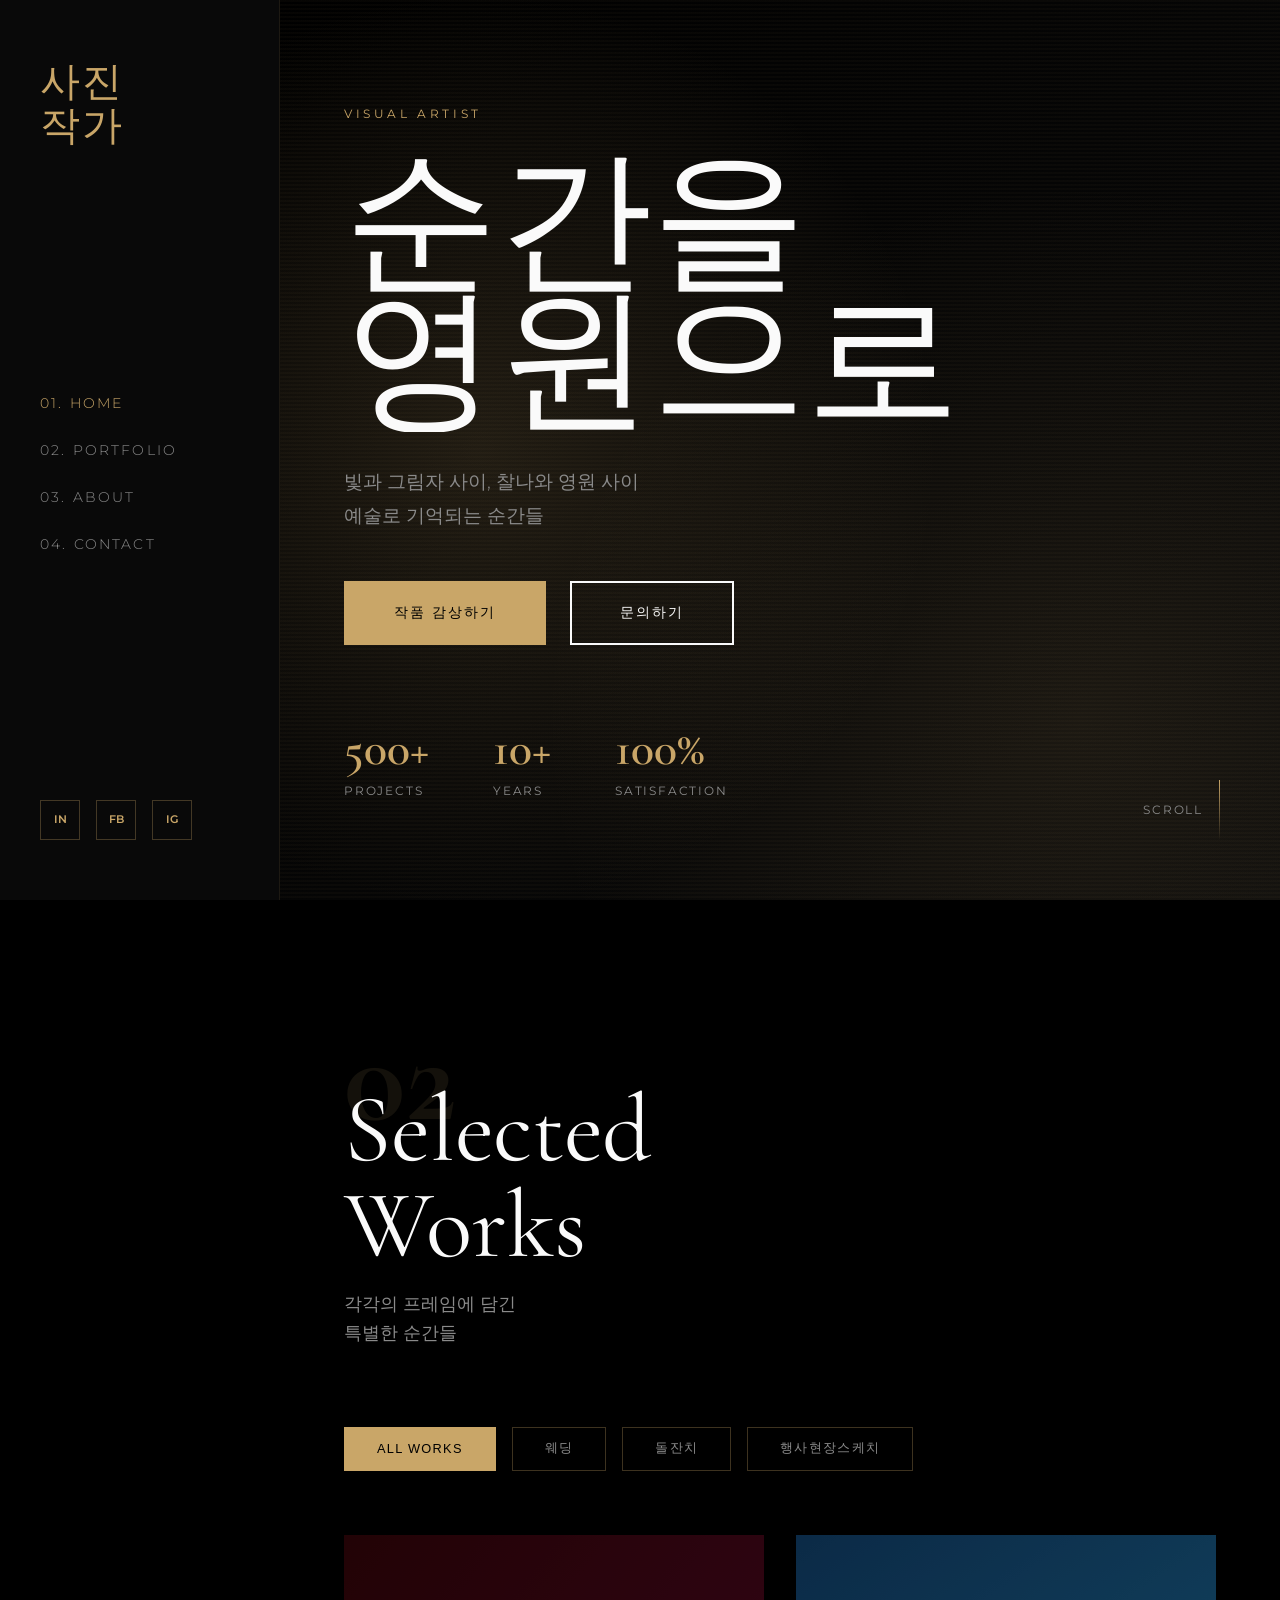
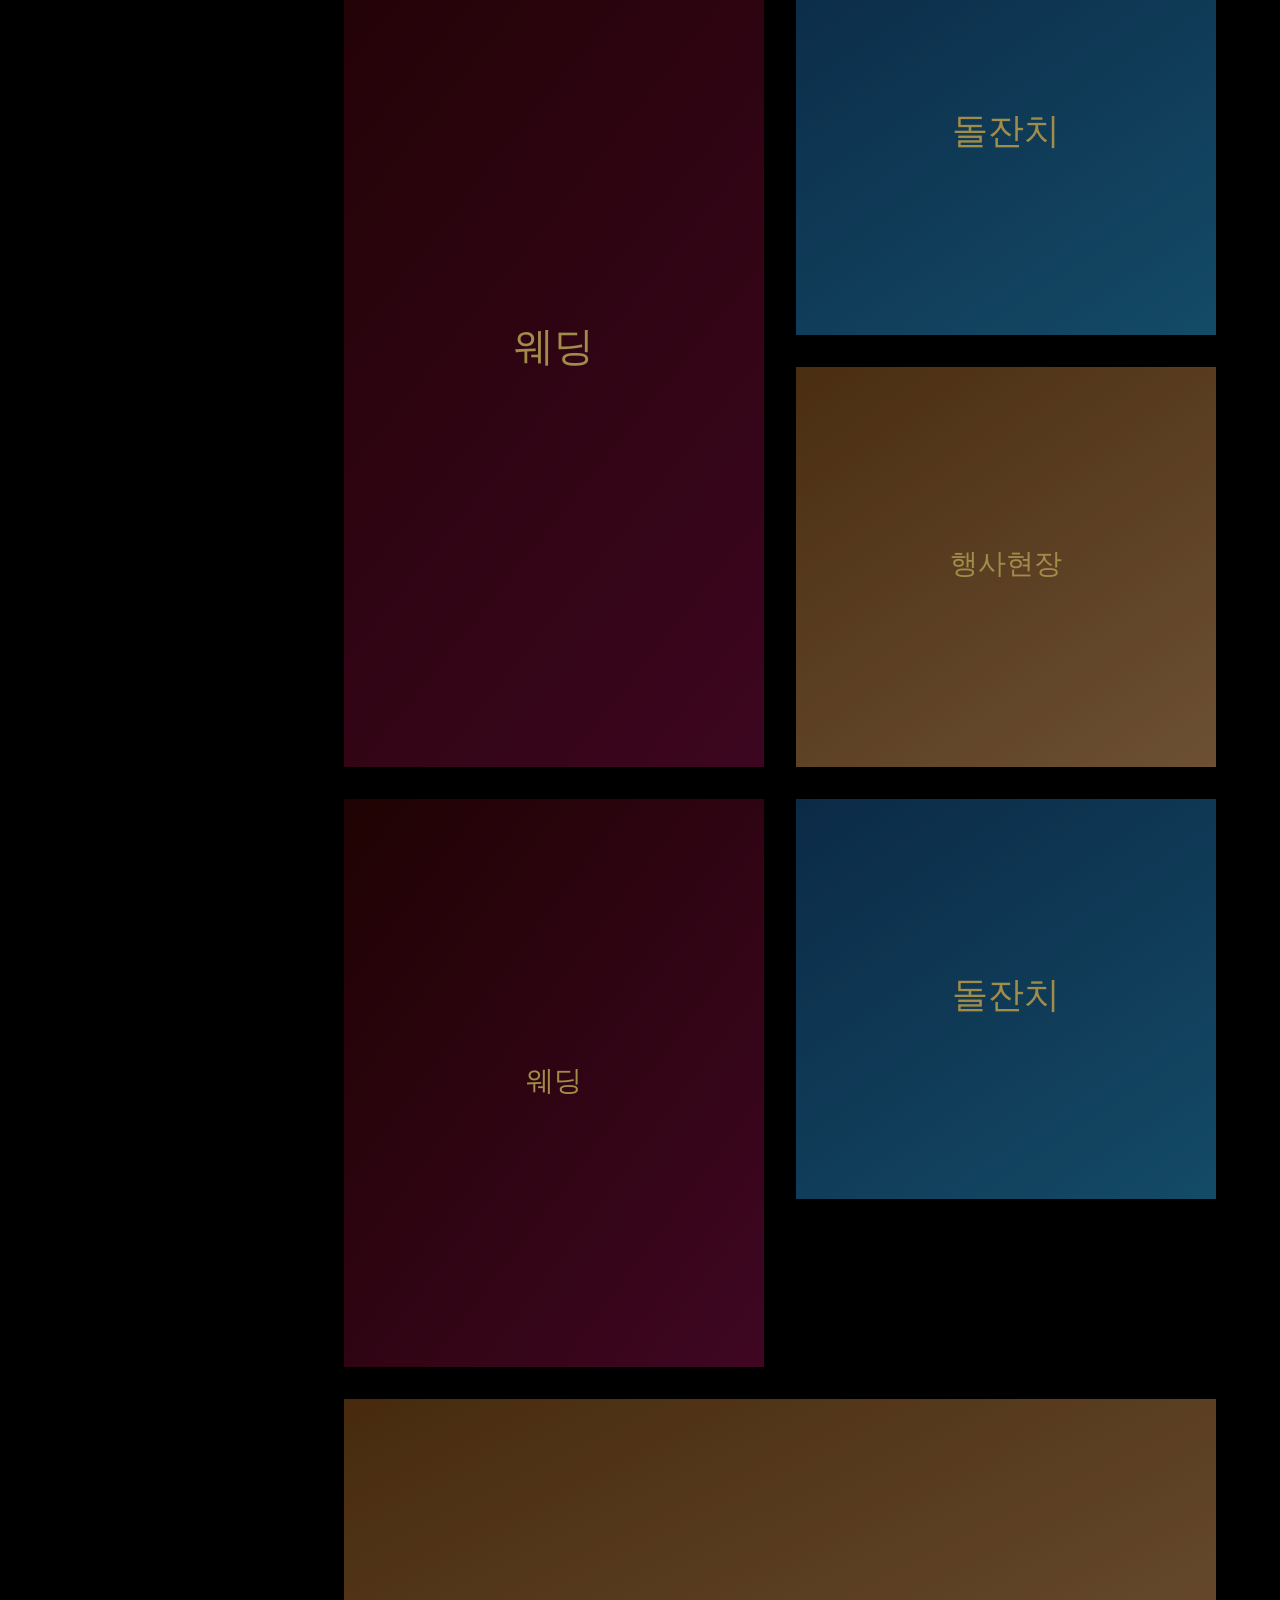
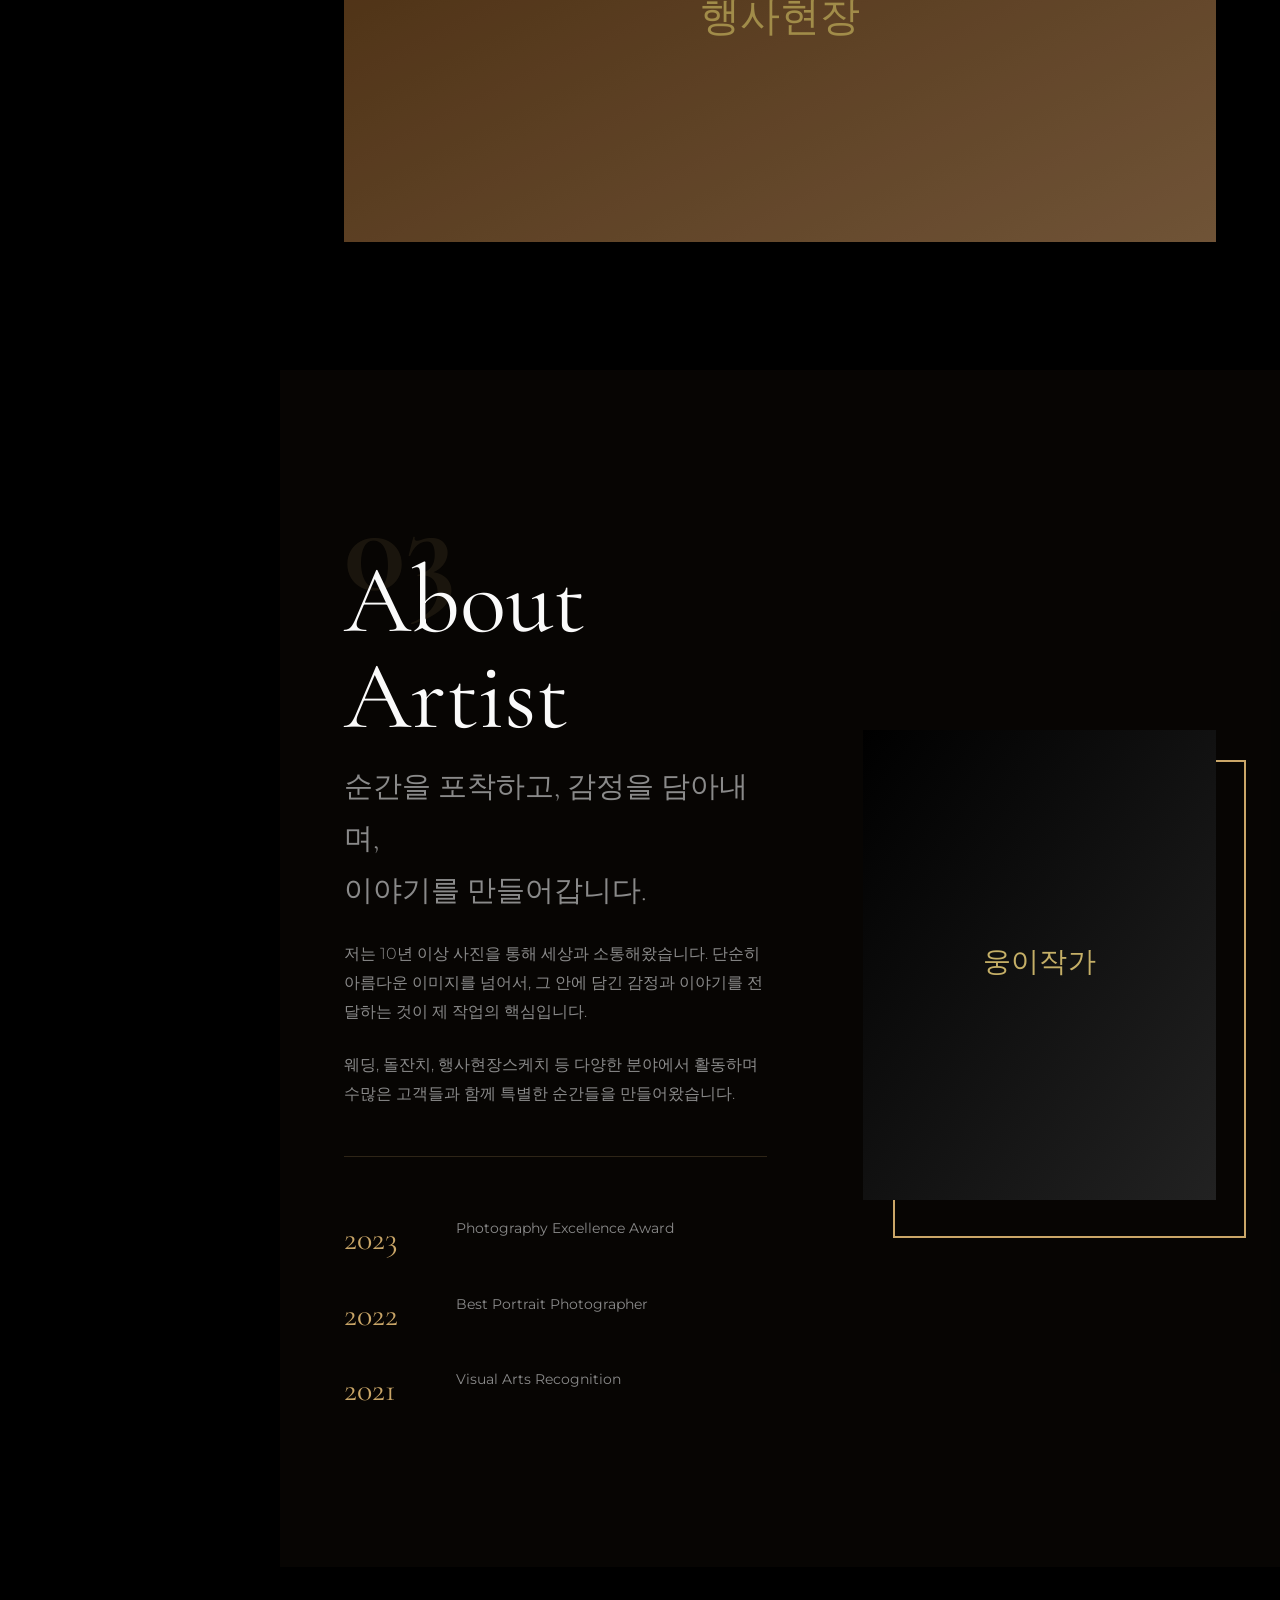
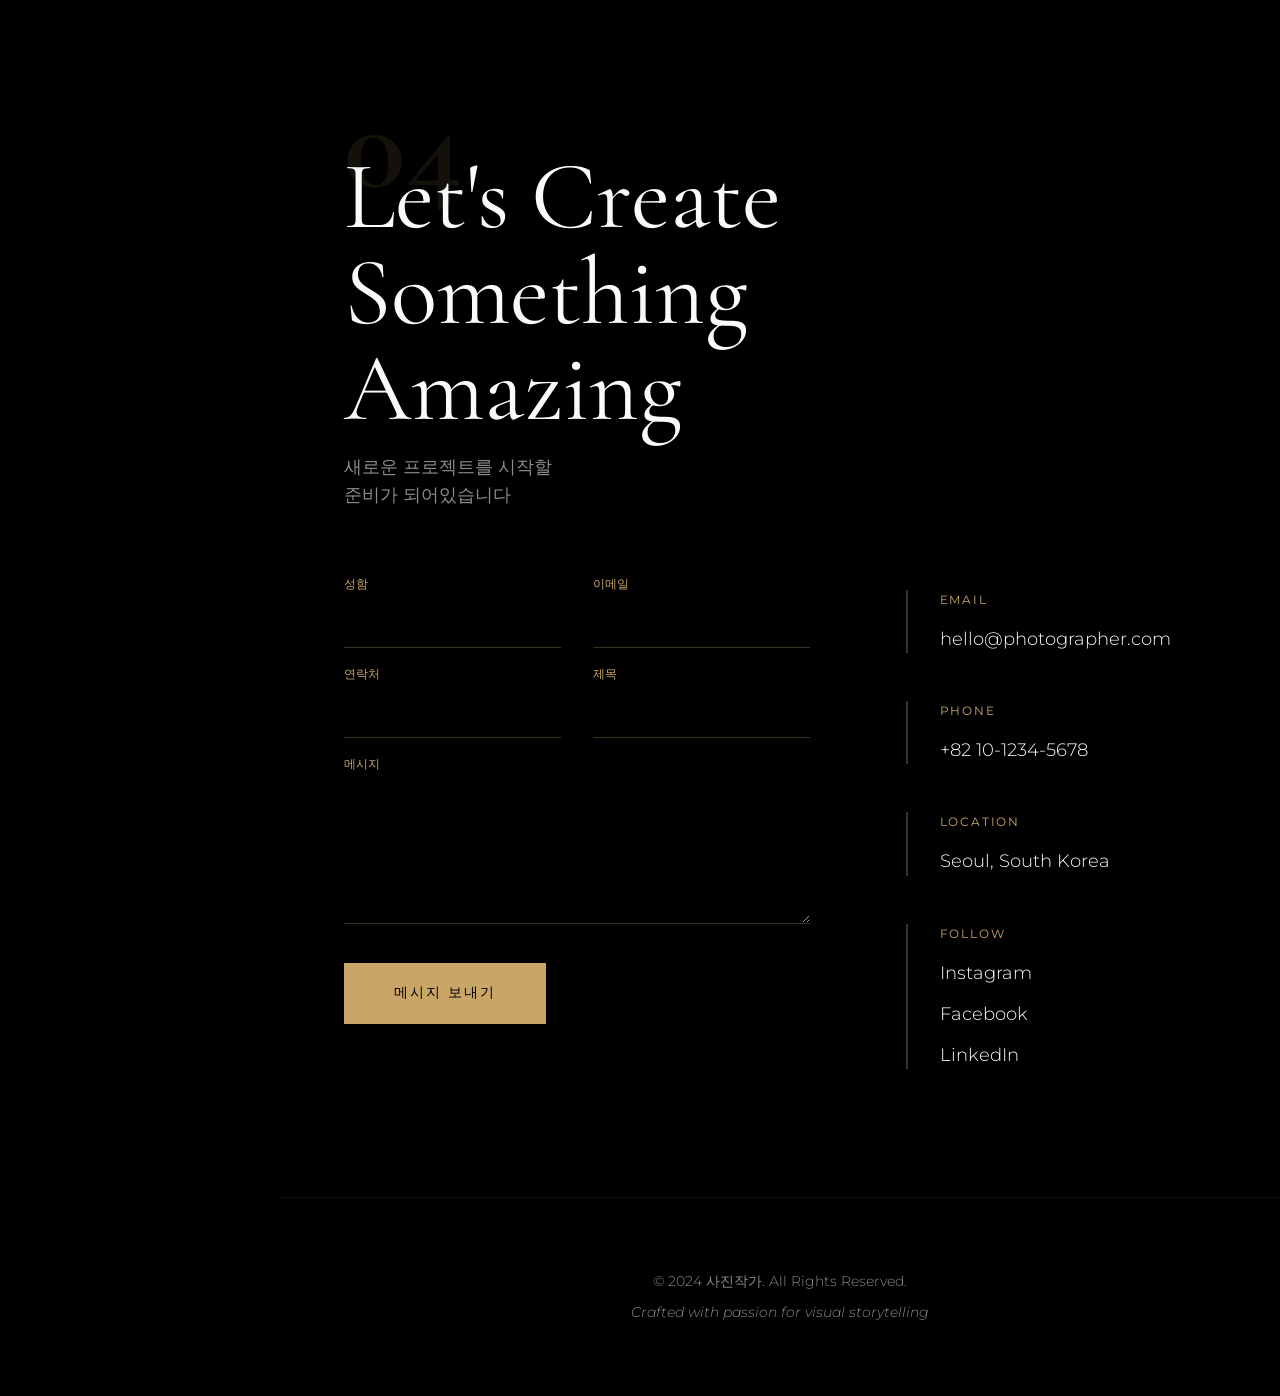
<file: index.html>
<!DOCTYPE html>
<html lang="ko">
<head>
    <meta charset="UTF-8">
    <meta name="viewport" content="width=device-width, initial-scale=1.0">
    <meta name="description" content="사진작가 - 전문 사진작가 포트폴리오">
    <title>사진작가 | Premium Photography</title>

    <!-- Google Fonts -->
    <link rel="preconnect" href="https://fonts.googleapis.com">
    <link rel="preconnect" href="https://fonts.gstatic.com" crossorigin>
    <link href="https://fonts.googleapis.com/css2?family=Cormorant+Garamond:wght@300;400;500;600;700&family=Montserrat:wght@200;300;400;500;600;700;800&display=swap" rel="stylesheet">

    <link rel="stylesheet" href="css/style.css">
</head>
<body>
    <!-- 로딩 스크린 -->
    <div class="loader">
        <div class="loader-content">
            <h1 class="loader-title">사진작가</h1>
            <div class="loader-bar"></div>
        </div>
    </div>

    <!-- 사이드 네비게이션 -->
    <nav class="sidebar">
        <div class="sidebar-logo">
            <h1>사진<br>작가</h1>
        </div>
        <ul class="sidebar-menu">
            <li><a href="#home" class="sidebar-link active">01. Home</a></li>
            <li><a href="#portfolio" class="sidebar-link">02. Portfolio</a></li>
            <li><a href="#about" class="sidebar-link">03. About</a></li>
            <li><a href="#contact" class="sidebar-link">04. Contact</a></li>
        </ul>
        <div class="sidebar-social">
            <a href="#" class="social-icon">IN</a>
            <a href="#" class="social-icon">FB</a>
            <a href="#" class="social-icon">IG</a>
        </div>
    </nav>

    <!-- 모바일 헤더 -->
    <header class="mobile-header">
        <div class="mobile-logo">사진작가</div>
        <button class="mobile-toggle">
            <span></span>
            <span></span>
            <span></span>
        </button>
    </header>

    <!-- 메인 컨텐츠 -->
    <main class="main-content">

        <!-- 히어로 섹션 -->
        <section id="home" class="hero-section">
            <div class="hero-bg">
                <div class="hero-bg-overlay"></div>
            </div>
            <div class="hero-container">
                <div class="hero-text">
                    <span class="hero-tag">Visual Artist</span>
                    <h1 class="hero-heading">
                        <span class="hero-line">순간을</span>
                        <span class="hero-line">영원으로</span>
                    </h1>
                    <p class="hero-description">
                        빛과 그림자 사이, 찰나와 영원 사이<br>
                        예술로 기억되는 순간들
                    </p>
                    <div class="hero-cta">
                        <a href="#portfolio" class="btn-main">작품 감상하기</a>
                        <a href="#contact" class="btn-outline">문의하기</a>
                    </div>
                </div>
                <div class="hero-stats">
                    <div class="stat">
                        <span class="stat-number">500+</span>
                        <span class="stat-label">Projects</span>
                    </div>
                    <div class="stat">
                        <span class="stat-number">10+</span>
                        <span class="stat-label">Years</span>
                    </div>
                    <div class="stat">
                        <span class="stat-number">100%</span>
                        <span class="stat-label">Satisfaction</span>
                    </div>
                </div>
            </div>
            <div class="scroll-down">
                <span>Scroll</span>
                <div class="scroll-line"></div>
            </div>
        </section>

        <!-- 포트폴리오 섹션 -->
        <section id="portfolio" class="portfolio-section">
            <div class="section-intro">
                <span class="section-number">02</span>
                <h2 class="section-heading">Selected<br>Works</h2>
                <p class="section-desc">각각의 프레임에 담긴<br>특별한 순간들</p>
            </div>

            <div class="portfolio-filters-modern">
                <button class="filter-modern active" data-filter="all">All Works</button>
                <button class="filter-modern" data-filter="wedding">웨딩</button>
                <button class="filter-modern" data-filter="dol">돌잔치</button>
                <button class="filter-modern" data-filter="event">행사현장스케치</button>
            </div>

            <div class="portfolio-masonry">
                <!-- 웨딩 1 (큰 아이템) -->
                <div class="masonry-item large" data-category="wedding">
                    <div class="masonry-image">
                        <img src="https://images.unsplash.com/photo-1519741497674-611481863552?w=800&h=1000&fit=crop" alt="웨딩" onerror="this.src='data:image/svg+xml,%3Csvg xmlns=%22http://www.w3.org/2000/svg%22 width=%22800%22 height=%221000%22%3E%3Cdefs%3E%3ClinearGradient id=%22g%22 x1=%220%25%22 y1=%220%25%22 x2=%22100%25%22 y2=%22100%25%22%3E%3Cstop offset=%220%25%22 style=%22stop-color:%23330000;stop-opacity:1%22/%3E%3Cstop offset=%22100%25%22 style=%22stop-color:%23660033;stop-opacity:1%22/%3E%3C/linearGradient%3E%3C/defs%3E%3Crect width=%22800%22 height=%221000%22 fill=%22url(%23g)%22/%3E%3Ctext x=%2250%25%22 y=%2250%25%22 dominant-baseline=%22middle%22 text-anchor=%22middle%22 font-family=%22serif%22 font-size=%2248%22 fill=%22%23d4af37%22%3E웨딩%3C/text%3E%3C/svg%3E'">
                        <div class="masonry-overlay">
                            <span class="masonry-category">웨딩</span>
                            <h3 class="masonry-title">영원한 약속</h3>
                        </div>
                    </div>
                </div>

                <!-- 돌잔치 1 -->
                <div class="masonry-item" data-category="dol">
                    <div class="masonry-image">
                        <img src="https://images.unsplash.com/photo-1515488042361-ee00e0ddd4e4?w=600&h=400&fit=crop" alt="돌잔치" onerror="this.src='data:image/svg+xml,%3Csvg xmlns=%22http://www.w3.org/2000/svg%22 width=%22600%22 height=%22400%22%3E%3Cdefs%3E%3ClinearGradient id=%22g2%22 x1=%220%25%22 y1=%220%25%22 x2=%22100%25%22 y2=%22100%25%22%3E%3Cstop offset=%220%25%22 style=%22stop-color:%23003366;stop-opacity:1%22/%3E%3Cstop offset=%22100%25%22 style=%22stop-color:%23006699;stop-opacity:1%22/%3E%3C/linearGradient%3E%3C/defs%3E%3Crect width=%22600%22 height=%22400%22 fill=%22url(%23g2)%22/%3E%3Ctext x=%2250%25%22 y=%2250%25%22 dominant-baseline=%22middle%22 text-anchor=%22middle%22 font-family=%22serif%22 font-size=%2236%22 fill=%22%23d4af37%22%3E돌잔치%3C/text%3E%3C/svg%3E'">
                        <div class="masonry-overlay">
                            <span class="masonry-category">돌잔치</span>
                            <h3 class="masonry-title">첫 생일의 기쁨</h3>
                        </div>
                    </div>
                </div>

                <!-- 행사현장스케치 1 -->
                <div class="masonry-item" data-category="event">
                    <div class="masonry-image">
                        <img src="https://images.unsplash.com/photo-1511795409834-ef04bbd61622?w=600&h=400&fit=crop" alt="행사현장스케치" onerror="this.src='data:image/svg+xml,%3Csvg xmlns=%22http://www.w3.org/2000/svg%22 width=%22600%22 height=%22400%22%3E%3Cdefs%3E%3ClinearGradient id=%22g3%22 x1=%220%25%22 y1=%220%25%22 x2=%22100%25%22 y2=%22100%25%22%3E%3Cstop offset=%220%25%22 style=%22stop-color:%23663300;stop-opacity:1%22/%3E%3Cstop offset=%22100%25%22 style=%22stop-color:%23996633;stop-opacity:1%22/%3E%3C/linearGradient%3E%3C/defs%3E%3Crect width=%22600%22 height=%22400%22 fill=%22url(%23g3)%22/%3E%3Ctext x=%2250%25%22 y=%2250%25%22 dominant-baseline=%22middle%22 text-anchor=%22middle%22 font-family=%22serif%22 font-size=%2228%22 fill=%22%23d4af37%22%3E행사현장%3C/text%3E%3C/svg%3E'">
                        <div class="masonry-overlay">
                            <span class="masonry-category">행사현장스케치</span>
                            <h3 class="masonry-title">생생한 현장의 기록</h3>
                        </div>
                    </div>
                </div>

                <!-- 웨딩 2 (세로 긴) -->
                <div class="masonry-item tall" data-category="wedding">
                    <div class="masonry-image">
                        <img src="https://images.unsplash.com/photo-1606800052052-a08af7148866?w=600&h=800&fit=crop" alt="웨딩" onerror="this.src='data:image/svg+xml,%3Csvg xmlns=%22http://www.w3.org/2000/svg%22 width=%22600%22 height=%22800%22%3E%3Cdefs%3E%3ClinearGradient id=%22g4%22 x1=%220%25%22 y1=%220%25%22 x2=%22100%25%22 y2=%22100%25%22%3E%3Cstop offset=%220%25%22 style=%22stop-color:%23330000;stop-opacity:1%22/%3E%3Cstop offset=%22100%25%22 style=%22stop-color:%23660033;stop-opacity:1%22/%3E%3C/linearGradient%3E%3C/defs%3E%3Crect width=%22600%22 height=%22800%22 fill=%22url(%23g4)%22/%3E%3Ctext x=%2250%25%22 y=%2250%25%22 dominant-baseline=%22middle%22 text-anchor=%22middle%22 font-family=%22serif%22 font-size=%2240%22 fill=%22%23d4af37%22%3E웨딩%3C/text%3E%3C/svg%3E'">
                        <div class="masonry-overlay">
                            <span class="masonry-category">웨딩</span>
                            <h3 class="masonry-title">행복한 시작</h3>
                        </div>
                    </div>
                </div>

                <!-- 돌잔치 2 -->
                <div class="masonry-item" data-category="dol">
                    <div class="masonry-image">
                        <img src="https://images.unsplash.com/photo-1519340241574-2cec6aef0c01?w=600&h=400&fit=crop" alt="돌잔치" onerror="this.src='data:image/svg+xml,%3Csvg xmlns=%22http://www.w3.org/2000/svg%22 width=%22600%22 height=%22400%22%3E%3Cdefs%3E%3ClinearGradient id=%22g5%22 x1=%220%25%22 y1=%220%25%22 x2=%22100%25%22 y2=%22100%25%22%3E%3Cstop offset=%220%25%22 style=%22stop-color:%23003366;stop-opacity:1%22/%3E%3Cstop offset=%22100%25%22 style=%22stop-color:%23006699;stop-opacity:1%22/%3E%3C/linearGradient%3E%3C/defs%3E%3Crect width=%22600%22 height=%22400%22 fill=%22url(%23g5)%22/%3E%3Ctext x=%2250%25%22 y=%2250%25%22 dominant-baseline=%22middle%22 text-anchor=%22middle%22 font-family=%22serif%22 font-size=%2236%22 fill=%22%23d4af37%22%3E돌잔치%3C/text%3E%3C/svg%3E'">
                        <div class="masonry-overlay">
                            <span class="masonry-category">돌잔치</span>
                            <h3 class="masonry-title">소중한 첫걸음</h3>
                        </div>
                    </div>
                </div>

                <!-- 행사현장스케치 2 (가로 넓은) -->
                <div class="masonry-item wide" data-category="event">
                    <div class="masonry-image">
                        <img src="https://images.unsplash.com/photo-1540575467063-178a50c2df87?w=800&h=400&fit=crop" alt="행사현장스케치" onerror="this.src='data:image/svg+xml,%3Csvg xmlns=%22http://www.w3.org/2000/svg%22 width=%22800%22 height=%22400%22%3E%3Cdefs%3E%3ClinearGradient id=%22g6%22 x1=%220%25%22 y1=%220%25%22 x2=%22100%25%22 y2=%22100%25%22%3E%3Cstop offset=%220%25%22 style=%22stop-color:%23663300;stop-opacity:1%22/%3E%3Cstop offset=%22100%25%22 style=%22stop-color:%23996633;stop-opacity:1%22/%3E%3C/linearGradient%3E%3C/defs%3E%3Crect width=%22800%22 height=%22400%22 fill=%22url(%23g6)%22/%3E%3Ctext x=%2250%25%22 y=%2250%25%22 dominant-baseline=%22middle%22 text-anchor=%22middle%22 font-family=%22serif%22 font-size=%2236%22 fill=%22%23d4af37%22%3E행사현장%3C/text%3E%3C/svg%3E'">
                        <div class="masonry-overlay">
                            <span class="masonry-category">행사현장스케치</span>
                            <h3 class="masonry-title">특별한 순간들</h3>
                        </div>
                    </div>
                </div>
            </div>
        </section>

        <!-- About 섹션 -->
        <section id="about" class="about-section">
            <div class="about-container">
                <div class="about-content">
                    <span class="section-number">03</span>
                    <h2 class="section-heading">About<br>Artist</h2>
                    <div class="about-text">
                        <p class="about-lead">
                            순간을 포착하고, 감정을 담아내며,<br>
                            이야기를 만들어갑니다.
                        </p>
                        <p>
                            저는 10년 이상 사진을 통해 세상과 소통해왔습니다.
                            단순히 아름다운 이미지를 넘어서, 그 안에 담긴 감정과
                            이야기를 전달하는 것이 제 작업의 핵심입니다.
                        </p>
                        <p>
                            웨딩, 돌잔치, 행사현장스케치 등 다양한 분야에서
                            활동하며 수많은 고객들과 함께 특별한 순간들을
                            만들어왔습니다.
                        </p>
                        <div class="about-awards">
                            <div class="award">
                                <span class="award-year">2023</span>
                                <span class="award-title">Photography Excellence Award</span>
                            </div>
                            <div class="award">
                                <span class="award-year">2022</span>
                                <span class="award-title">Best Portrait Photographer</span>
                            </div>
                            <div class="award">
                                <span class="award-year">2021</span>
                                <span class="award-title">Visual Arts Recognition</span>
                            </div>
                        </div>
                    </div>
                </div>
                <div class="about-image">
                    <img src="https://images.unsplash.com/photo-1507003211169-0a1dd7228f2d?w=600&h=800&fit=crop" alt="사진작가" onerror="this.src='data:image/svg+xml,%3Csvg xmlns=%22http://www.w3.org/2000/svg%22 width=%22600%22 height=%22800%22%3E%3Cdefs%3E%3ClinearGradient id=%22g7%22 x1=%220%25%22 y1=%220%25%22 x2=%22100%25%22 y2=%22100%25%22%3E%3Cstop offset=%220%25%22 style=%22stop-color:%23000;stop-opacity:1%22/%3E%3Cstop offset=%22100%25%22 style=%22stop-color:%23222;stop-opacity:1%22/%3E%3C/linearGradient%3E%3C/defs%3E%3Crect width=%22600%22 height=%22800%22 fill=%22url(%23g7)%22/%3E%3Ctext x=%2250%25%22 y=%2250%25%22 dominant-baseline=%22middle%22 text-anchor=%22middle%22 font-family=%22serif%22 font-size=%2248%22 fill=%22%23d4af37%22%3E웅이작가%3C/text%3E%3C/svg%3E'">
                    <div class="about-image-border"></div>
                </div>
            </div>
        </section>

        <!-- Contact 섹션 -->
        <section id="contact" class="contact-section">
            <div class="contact-container">
                <div class="contact-intro">
                    <span class="section-number">04</span>
                    <h2 class="section-heading">Let's Create<br>Something<br>Amazing</h2>
                    <p class="contact-tagline">
                        새로운 프로젝트를 시작할<br>
                        준비가 되어있습니다
                    </p>
                </div>

                <div class="contact-form-wrapper">
                    <form class="contact-form-modern">
                        <div class="form-row">
                            <div class="form-field">
                                <input type="text" name="name" required>
                                <label>성함</label>
                            </div>
                            <div class="form-field">
                                <input type="email" name="email" required>
                                <label>이메일</label>
                            </div>
                        </div>
                        <div class="form-row">
                            <div class="form-field">
                                <input type="tel" name="phone" required>
                                <label>연락처</label>
                            </div>
                            <div class="form-field">
                                <input type="text" name="subject" required>
                                <label>제목</label>
                            </div>
                        </div>
                        <div class="form-field">
                            <textarea name="message" rows="6" required></textarea>
                            <label>메시지</label>
                        </div>
                        <button type="submit" class="btn-submit">메시지 보내기</button>
                    </form>

                    <div class="contact-info-modern">
                        <div class="info-block">
                            <span class="info-label">Email</span>
                            <a href="mailto:hello@photographer.com" class="info-value">hello@photographer.com</a>
                        </div>
                        <div class="info-block">
                            <span class="info-label">Phone</span>
                            <a href="tel:+821012345678" class="info-value">+82 10-1234-5678</a>
                        </div>
                        <div class="info-block">
                            <span class="info-label">Location</span>
                            <span class="info-value">Seoul, South Korea</span>
                        </div>
                        <div class="info-block">
                            <span class="info-label">Follow</span>
                            <div class="social-links-modern">
                                <a href="#">Instagram</a>
                                <a href="#">Facebook</a>
                                <a href="#">LinkedIn</a>
                            </div>
                        </div>
                    </div>
                </div>
            </div>
        </section>

        <!-- Footer -->
        <footer class="footer-modern">
            <div class="footer-content">
                <p>&copy; 2024 사진작가. All Rights Reserved.</p>
                <p class="footer-subtitle">Crafted with passion for visual storytelling</p>
            </div>
        </footer>

    </main>

    <script src="js/data-loader.js?v=2"></script>
    <script src="js/script.js?v=2"></script>
</body>
</html>
</file>
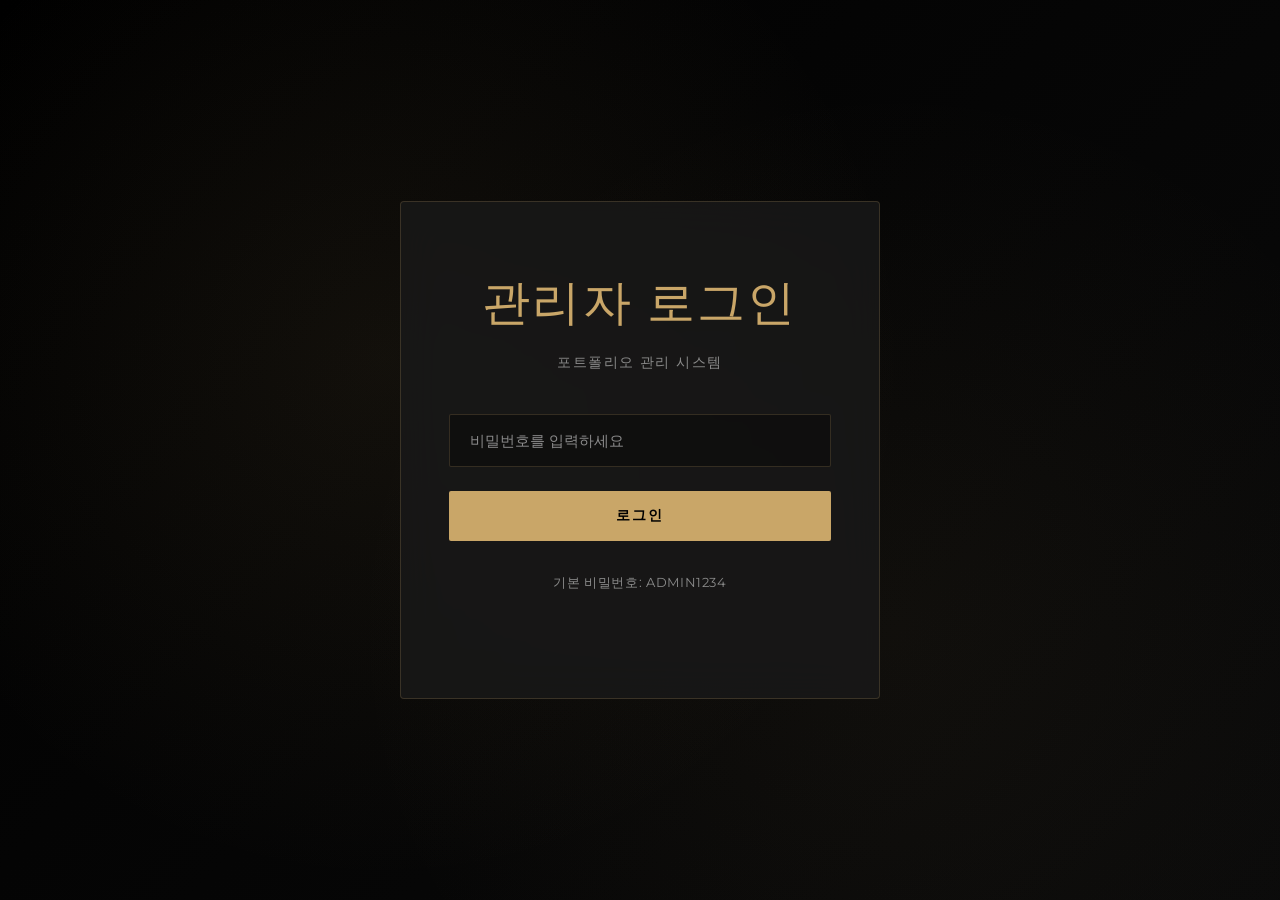
<file: admin/index.html>
<!DOCTYPE html>
<html lang="ko">
<head>
    <meta charset="UTF-8">
    <meta name="viewport" content="width=device-width, initial-scale=1.0">
    <title>관리자 페이지 | 사진작가 포트폴리오</title>
    <link href="https://fonts.googleapis.com/css2?family=Cormorant+Garamond:wght@300;400;500;600;700&family=Montserrat:wght@300;400;500;600;700&family=Noto+Sans+KR:wght@300;400;500;700&display=swap" rel="stylesheet">
    <link rel="stylesheet" href="admin-style.css?v=5">
</head>
<body>
    <!-- 로그인 화면 -->
    <div id="loginScreen" class="login-screen">
        <div class="login-box">
            <h1>관리자 로그인</h1>
            <p>포트폴리오 관리 시스템</p>
            <input type="password" id="passwordInput" placeholder="비밀번호를 입력하세요" />
            <button onclick="login()">로그인</button>
            <p class="hint">기본 비밀번호: admin1234</p>
        </div>
    </div>

    <!-- 관리자 대시보드 -->
    <div id="adminPanel" class="admin-panel" style="display: none;">
        <!-- 헤더 -->
        <header class="admin-header">
            <h1>포트폴리오 관리</h1>
            <div class="header-actions">
                <button onclick="saveAll()" class="btn-save">모두 저장</button>
                <button onclick="logout()" class="btn-logout">로그아웃</button>
            </div>
        </header>

        <!-- 탭 네비게이션 -->
        <div class="tabs">
            <button class="tab-btn active" onclick="switchTab('portfolio')">포트폴리오</button>
            <button class="tab-btn" onclick="switchTab('text')">텍스트 편집</button>
            <button class="tab-btn" onclick="switchTab('contact')">연락처</button>
            <button class="tab-btn" onclick="switchTab('inquiries')">
                접수 내역 <span id="unreadBadge" class="badge">0</span>
            </button>
            <button class="tab-btn" onclick="switchTab('settings')">설정</button>
        </div>

        <!-- 포트폴리오 관리 탭 -->
        <div id="portfolioTab" class="tab-content active">
            <div class="section">
                <div class="section-header">
                    <h2>포트폴리오 이미지 관리</h2>
                    <button onclick="addPortfolioItem()" class="btn-add">+ 새 작품 추가</button>
                </div>

                <div id="portfolioItems" class="portfolio-grid">
                    <!-- 동적으로 생성됨 -->
                </div>
            </div>
        </div>

        <!-- 텍스트 편집 탭 -->
        <div id="textTab" class="tab-content">

            <!-- Hero 섹션 편집 -->
            <div class="section section-hero">
                <div class="section-header-fancy">
                    <div>
                        <h2>Hero 섹션 (메인 화면)</h2>
                        <p class="section-description">홈페이지 첫 화면에 표시되는 메인 텍스트</p>
                    </div>
                </div>

                <div class="form-grid">
                    <div class="form-group">
                        <label>상단 태그</label>
                        <input type="text" id="heroTag" placeholder="Visual Artist" />
                        <small>예: Visual Artist, Photographer, 사진작가</small>
                    </div>

                    <div class="form-group">
                        <label>메인 타이틀 (줄 1)</label>
                        <input type="text" id="heroLine1" placeholder="순간을" />
                    </div>

                    <div class="form-group">
                        <label>메인 타이틀 (줄 2)</label>
                        <input type="text" id="heroLine2" placeholder="영원으로" />
                    </div>

                    <div class="form-group full-width">
                        <label>설명 문구</label>
                        <textarea id="heroDescription" rows="3" placeholder="빛과 그림자 사이, 찰나와 영원 사이&#10;예술로 기억되는 순간들"></textarea>
                        <small>줄바꿈으로 두 줄 입력 가능</small>
                    </div>
                </div>

                <div class="stats-editor">
                    <h3>통계 정보</h3>
                    <div class="form-grid-3">
                        <div class="form-group">
                            <label>숫자 1</label>
                            <input type="text" id="stat1Number" placeholder="500+" />
                        </div>
                        <div class="form-group">
                            <label>레이블 1</label>
                            <input type="text" id="stat1Label" placeholder="Projects" />
                        </div>
                    </div>
                    <div class="form-grid-3">
                        <div class="form-group">
                            <label>숫자 2</label>
                            <input type="text" id="stat2Number" placeholder="10+" />
                        </div>
                        <div class="form-group">
                            <label>레이블 2</label>
                            <input type="text" id="stat2Label" placeholder="Years" />
                        </div>
                    </div>
                    <div class="form-grid-3">
                        <div class="form-group">
                            <label>숫자 3</label>
                            <input type="text" id="stat3Number" placeholder="100%" />
                        </div>
                        <div class="form-group">
                            <label>레이블 3</label>
                            <input type="text" id="stat3Label" placeholder="Satisfaction" />
                        </div>
                    </div>
                </div>

                <button onclick="saveHero()" class="btn-primary btn-large">Hero 섹션 저장</button>
            </div>

            <!-- About 섹션 편집 -->
            <div class="section section-about">
                <div class="section-header-fancy">
                    <div>
                        <h2>About 섹션 (소개)</h2>
                        <p class="section-description">작가 소개 및 프로필 정보</p>
                    </div>
                </div>

                <div class="form-group">
                    <label>리드 문구</label>
                    <textarea id="aboutLead" rows="2" placeholder="저는 10년 이상의 경력을 가진..."></textarea>
                </div>

                <div class="form-group">
                    <label>소개 1</label>
                    <textarea id="aboutText1" rows="3"></textarea>
                </div>

                <div class="form-group">
                    <label>소개 2</label>
                    <textarea id="aboutText2" rows="3"></textarea>
                </div>

                <div class="form-group">
                    <label>작가 사진 업로드 (JPG, PNG)</label>

                    <input type="file" id="artistImageFile" accept="image/jpeg,image/jpg,image/png,image/webp"
                           onchange="handleArtistImageUpload(event)"
                           class="file-input" />
                    <small style="color: #888; font-size: 0.875rem; display: block; margin-top: 0.5rem;">
                        권장 크기: 600x800px, 최대 5MB
                    </small>

                    <div id="artistImagePreview" class="image-preview">
                        <label>미리보기</label>
                        <img id="artistImagePreviewImg" />
                        <div style="margin-top: 1rem;">
                            <button onclick="clearArtistImage()" class="btn-danger" type="button">
                                이미지 제거
                            </button>
                        </div>
                    </div>
                </div>

                <button onclick="saveAbout()" class="btn-primary btn-large">About 섹션 저장</button>
            </div>

            <!-- 수상 경력 -->
            <div class="section section-awards">
                <div class="section-header-fancy">
                    <div>
                        <h2>수상 경력</h2>
                        <p class="section-description">작가의 수상 이력 및 인정</p>
                    </div>
                </div>

                <div id="awards">
                    <!-- 동적으로 생성됨 -->
                </div>
                <button onclick="addAward()" class="btn-add">+ 수상 추가</button>
            </div>
        </div>

        <!-- 연락처 탭 -->
        <div id="contactTab" class="tab-content">
            <div class="section">
                <h2>연락처 정보</h2>

                <div class="form-group">
                    <label>이메일</label>
                    <input type="email" id="contactEmail" />
                </div>

                <div class="form-group">
                    <label>전화번호</label>
                    <input type="tel" id="contactPhone" />
                </div>

                <div class="form-group">
                    <label>위치</label>
                    <input type="text" id="contactLocation" />
                </div>

                <div class="form-group">
                    <label>Instagram URL</label>
                    <input type="url" id="socialInstagram" />
                </div>

                <div class="form-group">
                    <label>Facebook URL</label>
                    <input type="url" id="socialFacebook" />
                </div>

                <div class="form-group">
                    <label>LinkedIn URL</label>
                    <input type="url" id="socialLinkedin" />
                </div>

                <button onclick="saveContact()" class="btn-primary">저장</button>
            </div>
        </div>

        <!-- 접수 내역 탭 -->
        <div id="inquiriesTab" class="tab-content">
            <div class="section">
                <div class="section-header">
                    <h2>Contact 접수 내역</h2>
                    <div>
                        <button onclick="markAllAsRead()" class="btn-secondary">모두 읽음 처리</button>
                        <button onclick="deleteAllInquiries()" class="btn-danger">전체 삭제</button>
                    </div>
                </div>

                <div id="inquiriesStats" class="inquiries-stats">
                    <!-- 통계 정보 -->
                </div>

                <div id="inquiriesList" class="inquiries-list">
                    <!-- 접수 내역 목록 -->
                </div>
            </div>
        </div>

        <!-- 설정 탭 -->
        <div id="settingsTab" class="tab-content">
            <!-- 브랜딩 섹션 -->
            <div class="section">
                <div class="section-header-fancy">
                    <div>
                        <h2>브랜딩 설정</h2>
                        <p class="section-description">사이트 로고와 태그라인 관리</p>
                    </div>
                </div>

                <div class="form-group">
                    <label>사이트 로고 (한 줄)</label>
                    <input type="text" id="logoTextSingle" placeholder="사진작가" />
                    <small>로더 화면과 모바일 헤더에 표시됩니다</small>
                </div>

                <div class="form-group">
                    <label>사이드바 로고 (줄 1)</label>
                    <input type="text" id="logoTextLine1" placeholder="사진" />
                </div>

                <div class="form-group">
                    <label>사이드바 로고 (줄 2)</label>
                    <input type="text" id="logoTextLine2" placeholder="작가" />
                    <small>데스크톱 사이드바에 2줄로 표시됩니다</small>
                </div>

                <button onclick="saveBranding()" class="btn-primary btn-large">브랜딩 설정 저장</button>
            </div>

            <!-- 시스템 설정 -->
            <div class="section">
                <div class="section-header-fancy">
                    <div>
                        <h2>시스템 설정</h2>
                        <p class="section-description">비밀번호 및 데이터 관리</p>
                    </div>
                </div>

                <div class="form-group">
                    <label>비밀번호 변경</label>
                    <input type="password" id="newPassword" placeholder="새 비밀번호 (최소 6자)" />
                </div>

                <button onclick="changePassword()" class="btn-primary">비밀번호 변경</button>

                <hr style="margin: 3rem 0; border: none; border-top: 1px solid rgba(201, 166, 104, 0.1);">

                <h3 style="font-family: var(--font-heading); font-size: 1.5rem; font-weight: 400; color: var(--gold); margin-bottom: 2rem; letter-spacing: 0.05em;">데이터 관리</h3>
                <div style="display: flex; gap: 1rem; flex-wrap: wrap;">
                    <button onclick="exportData()" class="btn-secondary">데이터 내보내기 (JSON)</button>
                    <button onclick="importData()" class="btn-secondary">데이터 가져오기</button>
                    <button onclick="resetData()" class="btn-danger">초기화</button>
                </div>

                <input type="file" id="importFile" accept=".json" style="display: none;" onchange="handleImport(event)">
            </div>
        </div>
    </div>

    <!-- 모달: 포트폴리오 아이템 편집 -->
    <div id="editModal" class="modal">
        <div class="modal-content">
            <span class="close" onclick="closeModal()">&times;</span>
            <h2>작품 편집</h2>

            <div class="form-group">
                <label>카테고리</label>
                <select id="editCategory">
                    <option value="wedding">웨딩</option>
                    <option value="dol">돌잔치</option>
                    <option value="event">행사현장스케치</option>
                </select>
            </div>

            <div class="form-group">
                <label>제목</label>
                <input type="text" id="editTitle" />
            </div>

            <div class="form-group">
                <label>이미지 업로드 (JPG, PNG)</label>
                <input type="file" id="editImageFile" accept="image/jpeg,image/jpg,image/png,image/webp"
                       onchange="handlePortfolioImageUpload(event)"
                       class="file-input" />
                <small>권장: 1200x800px, 최대 5MB</small>

                <div id="portfolioImagePreview" class="image-preview">
                    <label>미리보기</label>
                    <img id="portfolioImagePreviewImg" />
                    <div style="margin-top: 1rem;">
                        <button onclick="clearPortfolioImage()" class="btn-danger" type="button">이미지 제거</button>
                    </div>
                </div>
            </div>

            <div class="form-group">
                <label>크기</label>
                <select id="editSize">
                    <option value="">기본</option>
                    <option value="large">큰 (2칸)</option>
                    <option value="tall">세로 긴</option>
                    <option value="wide">가로 넓은</option>
                </select>
            </div>

            <div class="modal-actions">
                <button onclick="saveEdit()" class="btn-primary">저장</button>
                <button onclick="deleteItem()" class="btn-danger">삭제</button>
                <button onclick="closeModal()" class="btn-secondary">취소</button>
            </div>
        </div>
    </div>

    <!-- 모달: 접수 내역 상세보기 -->
    <div id="inquiryModal" class="modal">
        <div class="modal-content">
            <span class="close" onclick="closeInquiryModal()">&times;</span>
            <h2>문의 내역 상세</h2>

            <div class="inquiry-detail">
                <div class="inquiry-field">
                    <label>접수 시간</label>
                    <div id="inquiryDate"></div>
                </div>

                <div class="inquiry-field">
                    <label>처리 상태</label>
                    <select id="inquiryStatus" onchange="updateInquiryStatus()">
                        <option value="pending">대기 중</option>
                        <option value="in-progress">진행 중</option>
                        <option value="completed">처리 완료</option>
                        <option value="absent">부재</option>
                    </select>
                </div>

                <div class="inquiry-field">
                    <label>이름</label>
                    <div id="inquiryName"></div>
                </div>

                <div class="inquiry-field">
                    <label>이메일</label>
                    <div id="inquiryEmail"></div>
                </div>

                <div class="inquiry-field">
                    <label>연락처</label>
                    <div id="inquiryPhone"></div>
                </div>

                <div class="inquiry-field">
                    <label>제목</label>
                    <div id="inquirySubject"></div>
                </div>

                <div class="inquiry-field">
                    <label>메시지</label>
                    <div id="inquiryMessage" class="inquiry-message"></div>
                </div>

                <div class="inquiry-field">
                    <label>특이사항 / 메모</label>
                    <textarea id="inquiryMemo" rows="4" placeholder="이 문의에 대한 메모를 작성하세요..." onchange="updateInquiryMemo()"></textarea>
                </div>
            </div>

            <div class="modal-actions">
                <button onclick="replyToInquiry()" class="btn-primary">답장하기</button>
                <button onclick="deleteInquiry()" class="btn-danger">삭제</button>
                <button onclick="closeInquiryModal()" class="btn-secondary">닫기</button>
            </div>
        </div>
    </div>

    <script src="admin-script.js?v=5"></script>
</body>
</html>
</file>
<file: css/style.css>
/* ===========================================
   ULTRA PREMIUM PHOTOGRAPHER PORTFOLIO
   =========================================== */

/* CSS Reset */
*, *::before, *::after {
    margin: 0;
    padding: 0;
    box-sizing: border-box;
}

/* Variables */
:root {
    --gold: #C9A668;
    --dark: #0A0A0A;
    --darker: #000000;
    --light: #FAFAFA;
    --gray: #8A8A8A;
    --spacing: clamp(20px, 5vw, 100px);

    --font-heading: 'Cormorant Garamond', serif;
    --font-body: 'Montserrat', sans-serif;
}

html {
    scroll-behavior: smooth;
    overflow-x: hidden;
}

body {
    font-family: var(--font-body);
    background: var(--darker);
    color: var(--light);
    line-height: 1.6;
    overflow-x: hidden;
}

/* ===========================================
   LOADER
   =========================================== */

.loader {
    position: fixed;
    top: 0;
    left: 0;
    width: 100%;
    height: 100%;
    background: var(--darker);
    display: flex;
    align-items: center;
    justify-content: center;
    z-index: 10000;
    transition: opacity 0.6s, visibility 0.6s;
}

body.loaded .loader {
    opacity: 0;
    visibility: hidden;
}

.loader-content {
    text-align: center;
}

.loader-title {
    font-family: var(--font-heading);
    font-size: clamp(3rem, 8vw, 6rem);
    color: var(--gold);
    margin-bottom: 2rem;
    font-weight: 400;
    letter-spacing: 0.1em;
}

.loader-bar {
    width: 200px;
    height: 2px;
    background: rgba(255,255,255,0.1);
    position: relative;
    overflow: hidden;
}

.loader-bar::after {
    content: '';
    position: absolute;
    top: 0;
    left: -100%;
    width: 100%;
    height: 100%;
    background: var(--gold);
    animation: loading 2s ease-in-out infinite;
}

@keyframes loading {
    0%, 100% { left: -100%; }
    50% { left: 100%; }
}

/* ===========================================
   SIDEBAR NAVIGATION
   =========================================== */

.sidebar {
    position: fixed;
    left: 0;
    top: 0;
    width: 280px;
    height: 100vh;
    background: rgba(10, 10, 10, 0.95);
    backdrop-filter: blur(20px);
    border-right: 1px solid rgba(201, 166, 104, 0.1);
    display: flex;
    flex-direction: column;
    justify-content: space-between;
    padding: 60px 40px;
    z-index: 1000;
    transition: transform 0.5s cubic-bezier(0.77, 0, 0.175, 1);
}

.sidebar-logo h1 {
    font-family: var(--font-heading);
    font-size: 2.5rem;
    color: var(--gold);
    font-weight: 400;
    line-height: 1.1;
    letter-spacing: 0.05em;
}

.sidebar-menu {
    list-style: none;
}

.sidebar-menu li {
    margin: 1.5rem 0;
}

.sidebar-link {
    font-size: 0.9rem;
    color: var(--gray);
    text-decoration: none;
    font-weight: 300;
    letter-spacing: 0.15em;
    text-transform: uppercase;
    transition: color 0.3s;
    display: block;
}

.sidebar-link.active,
.sidebar-link:hover {
    color: var(--gold);
}

.sidebar-social {
    display: flex;
    gap: 1rem;
}

.social-icon {
    width: 40px;
    height: 40px;
    border: 1px solid rgba(201, 166, 104, 0.3);
    display: flex;
    align-items: center;
    justify-content: center;
    color: var(--gold);
    text-decoration: none;
    font-size: 0.7rem;
    font-weight: 600;
    transition: all 0.3s;
}

.social-icon:hover {
    background: var(--gold);
    color: var(--darker);
    border-color: var(--gold);
}

/* Mobile Header */
.mobile-header {
    display: none;
    position: fixed;
    top: 0;
    left: 0;
    width: 100%;
    padding: 20px;
    background: rgba(10, 10, 10, 0.95);
    backdrop-filter: blur(20px);
    border-bottom: 1px solid rgba(201, 166, 104, 0.1);
    justify-content: space-between;
    align-items: center;
    z-index: 1001;
}

.mobile-logo {
    font-family: var(--font-heading);
    font-size: 1.5rem;
    color: var(--gold);
}

.mobile-toggle {
    background: none;
    border: none;
    display: flex;
    flex-direction: column;
    gap: 5px;
    cursor: pointer;
}

.mobile-toggle span {
    width: 25px;
    height: 2px;
    background: var(--gold);
    transition: all 0.3s;
}

/* ===========================================
   MAIN CONTENT
   =========================================== */

.main-content {
    margin-left: 280px;
}

/* ===========================================
   HERO SECTION
   =========================================== */

.hero-section {
    min-height: 100vh;
    position: relative;
    display: flex;
    align-items: center;
    padding: var(--spacing);
    overflow: hidden;
}

.hero-bg {
    position: absolute;
    top: 0;
    left: 0;
    width: 100%;
    height: 100%;
    background:
        radial-gradient(circle at 20% 50%, rgba(201, 166, 104, 0.15) 0%, transparent 50%),
        radial-gradient(circle at 80% 80%, rgba(201, 166, 104, 0.1) 0%, transparent 50%),
        linear-gradient(135deg, #000000 0%, #0a0a0a 100%);
    z-index: 0;
}

.hero-bg-overlay {
    position: absolute;
    top: 0;
    left: 0;
    width: 100%;
    height: 100%;
    background-image:
        repeating-linear-gradient(
            0deg,
            transparent,
            transparent 2px,
            rgba(201, 166, 104, 0.03) 2px,
            rgba(201, 166, 104, 0.03) 4px
        );
}

.hero-container {
    position: relative;
    z-index: 1;
    max-width: 1400px;
    width: 100%;
    margin: 0 auto;
}

.hero-tag {
    font-size: 0.75rem;
    letter-spacing: 0.3em;
    text-transform: uppercase;
    color: var(--gold);
    display: inline-block;
    margin-bottom: 2rem;
    font-weight: 400;
}

.hero-heading {
    font-family: var(--font-heading);
    font-size: clamp(4rem, 12vw, 10rem);
    font-weight: 400;
    line-height: 0.9;
    margin-bottom: 2rem;
    color: var(--light);
}

.hero-line {
    display: block;
    overflow: hidden;
}

.hero-line span {
    display: inline-block;
}

.hero-description {
    font-size: clamp(1rem, 2vw, 1.2rem);
    color: var(--gray);
    margin-bottom: 3rem;
    font-weight: 300;
    line-height: 1.8;
    max-width: 600px;
}

.hero-cta {
    display: flex;
    gap: 1.5rem;
    flex-wrap: wrap;
}

.btn-main, .btn-outline {
    padding: 1.2rem 3rem;
    font-size: 0.85rem;
    letter-spacing: 0.15em;
    text-transform: uppercase;
    text-decoration: none;
    font-weight: 500;
    transition: all 0.4s cubic-bezier(0.165, 0.84, 0.44, 1);
    display: inline-block;
}

.btn-main {
    background: var(--gold);
    color: var(--darker);
    border: 2px solid var(--gold);
}

.btn-main:hover {
    background: transparent;
    color: var(--gold);
    transform: translateY(-3px);
    box-shadow: 0 20px 40px rgba(201, 166, 104, 0.2);
}

.btn-outline {
    background: transparent;
    color: var(--light);
    border: 2px solid var(--light);
}

.btn-outline:hover {
    background: var(--light);
    color: var(--darker);
    transform: translateY(-3px);
}

.hero-stats {
    display: flex;
    gap: 4rem;
    margin-top: 5rem;
}

.stat {
    display: flex;
    flex-direction: column;
}

.stat-number {
    font-family: var(--font-heading);
    font-size: 3rem;
    color: var(--gold);
    font-weight: 600;
    line-height: 1;
}

.stat-label {
    font-size: 0.75rem;
    color: var(--gray);
    letter-spacing: 0.15em;
    text-transform: uppercase;
    margin-top: 0.5rem;
}

.scroll-down {
    position: absolute;
    bottom: 60px;
    right: 60px;
    display: flex;
    align-items: center;
    gap: 1rem;
    color: var(--gray);
    font-size: 0.75rem;
    letter-spacing: 0.15em;
    text-transform: uppercase;
}

.scroll-line {
    width: 1px;
    height: 60px;
    background: linear-gradient(to bottom, var(--gold), transparent);
    animation: scrollPulse 2s ease-in-out infinite;
}

@keyframes scrollPulse {
    0%, 100% { opacity: 0.3; transform: scaleY(1); }
    50% { opacity: 1; transform: scaleY(1.2); }
}

/* ===========================================
   PORTFOLIO SECTION
   =========================================== */

.portfolio-section {
    padding: calc(var(--spacing) * 2) var(--spacing);
    position: relative;
}

.section-intro {
    margin-bottom: 5rem;
    max-width: 1400px;
    margin-left: auto;
    margin-right: auto;
}

.section-number {
    font-family: var(--font-heading);
    font-size: 8rem;
    color: rgba(201, 166, 104, 0.1);
    font-weight: 700;
    line-height: 0.8;
    display: block;
}

.section-heading {
    font-family: var(--font-heading);
    font-size: clamp(3rem, 8vw, 6rem);
    color: var(--light);
    font-weight: 400;
    line-height: 1;
    margin: -3rem 0 1rem 0;
}

.section-desc {
    font-size: 1.1rem;
    color: var(--gray);
    font-weight: 300;
    line-height: 1.6;
}

.portfolio-filters-modern {
    display: flex;
    gap: 1rem;
    margin-bottom: 4rem;
    flex-wrap: wrap;
    max-width: 1400px;
    margin-left: auto;
    margin-right: auto;
}

.filter-modern {
    padding: 0.8rem 2rem;
    background: transparent;
    border: 1px solid rgba(201, 166, 104, 0.3);
    color: var(--gray);
    font-size: 0.8rem;
    letter-spacing: 0.1em;
    text-transform: uppercase;
    cursor: pointer;
    transition: all 0.3s;
    font-weight: 400;
}

.filter-modern.active,
.filter-modern:hover {
    background: var(--gold);
    border-color: var(--gold);
    color: var(--darker);
}

/* Masonry Grid */
.portfolio-masonry {
    display: grid;
    grid-template-columns: repeat(auto-fit, minmax(300px, 1fr));
    gap: 2rem;
    max-width: 1400px;
    margin: 0 auto;
}

.masonry-item {
    position: relative;
    overflow: hidden;
    cursor: pointer;
    transition: transform 0.4s cubic-bezier(0.165, 0.84, 0.44, 1);
}

.masonry-item.large {
    grid-row: span 2;
}

.masonry-item.tall {
    grid-row: span 2;
}

.masonry-item.wide {
    grid-column: span 2;
}

.masonry-item.hide {
    display: none;
}

.masonry-image {
    position: relative;
    width: 100%;
    height: 100%;
    min-height: 400px;
    overflow: hidden;
}

.masonry-image img {
    width: 100%;
    height: 100%;
    object-fit: cover;
    transition: transform 0.6s cubic-bezier(0.165, 0.84, 0.44, 1);
    filter: grayscale(30%) brightness(0.8);
}

.masonry-item:hover .masonry-image img {
    transform: scale(1.1);
    filter: grayscale(0%) brightness(1);
}

.masonry-overlay {
    position: absolute;
    bottom: 0;
    left: 0;
    right: 0;
    padding: 3rem;
    background: linear-gradient(to top, rgba(0,0,0,0.95) 0%, transparent 100%);
    transform: translateY(100%);
    transition: transform 0.4s cubic-bezier(0.165, 0.84, 0.44, 1);
}

.masonry-item:hover .masonry-overlay {
    transform: translateY(0);
}

.masonry-category {
    font-size: 0.7rem;
    color: var(--gold);
    letter-spacing: 0.2em;
    text-transform: uppercase;
    display: block;
    margin-bottom: 0.5rem;
}

.masonry-title {
    font-family: var(--font-heading);
    font-size: 2rem;
    color: var(--light);
    font-weight: 400;
}

/* ===========================================
   ABOUT SECTION
   =========================================== */

.about-section {
    padding: calc(var(--spacing) * 2) var(--spacing);
    background: rgba(201, 166, 104, 0.03);
}

.about-container {
    max-width: 1400px;
    margin: 0 auto;
    display: grid;
    grid-template-columns: 1.2fr 1fr;
    gap: 6rem;
    align-items: center;
}

.about-lead {
    font-family: var(--font-heading);
    font-size: 1.8rem;
    color: var(--light);
    line-height: 1.4;
    margin-bottom: 2rem;
    font-weight: 400;
}

.about-text p {
    color: var(--gray);
    margin-bottom: 1.5rem;
    font-weight: 300;
    line-height: 1.8;
}

.about-awards {
    margin-top: 3rem;
    border-top: 1px solid rgba(201, 166, 104, 0.2);
    padding-top: 2rem;
}

.award {
    display: flex;
    gap: 2rem;
    margin: 1.5rem 0;
}

.award-year {
    font-family: var(--font-heading);
    font-size: 2rem;
    color: var(--gold);
    min-width: 80px;
}

.award-title {
    font-size: 0.9rem;
    color: var(--gray);
    line-height: 2.2;
}

.about-image {
    position: relative;
}

.about-image img {
    width: 100%;
    height: 100%;
    object-fit: cover;
    filter: grayscale(40%);
}

.about-image-border {
    position: absolute;
    top: 30px;
    right: -30px;
    width: 100%;
    height: 100%;
    border: 2px solid var(--gold);
    z-index: -1;
    transition: all 0.5s;
}

.about-image:hover .about-image-border {
    top: 20px;
    right: -20px;
}

/* ===========================================
   CONTACT SECTION
   =========================================== */

.contact-section {
    padding: calc(var(--spacing) * 2) var(--spacing);
}

.contact-container {
    max-width: 1400px;
    margin: 0 auto;
}

.contact-intro {
    margin-bottom: 5rem;
}

.contact-tagline {
    font-size: 1.1rem;
    color: var(--gray);
    font-weight: 300;
    margin-top: 1rem;
}

.contact-form-wrapper {
    display: grid;
    grid-template-columns: 1.5fr 1fr;
    gap: 6rem;
}

.contact-form-modern {
    display: flex;
    flex-direction: column;
    gap: 2rem;
}

.form-row {
    display: grid;
    grid-template-columns: 1fr 1fr;
    gap: 2rem;
}

.form-field {
    position: relative;
}

.form-field input,
.form-field textarea {
    width: 100%;
    padding: 1.2rem 0;
    background: transparent;
    border: none;
    border-bottom: 1px solid rgba(201, 166, 104, 0.3);
    color: var(--light);
    font-family: var(--font-body);
    font-size: 1rem;
    transition: border-color 0.3s;
}

.form-field input:focus,
.form-field textarea:focus {
    outline: none;
    border-bottom-color: var(--gold);
}

.form-field label {
    position: absolute;
    left: 0;
    top: 1.2rem;
    color: var(--gray);
    font-size: 0.9rem;
    pointer-events: none;
    transition: all 0.3s;
}

.form-field input:focus + label,
.form-field input:not(:placeholder-shown) + label,
.form-field textarea:focus + label,
.form-field textarea:not(:placeholder-shown) + label {
    top: -1rem;
    font-size: 0.75rem;
    color: var(--gold);
}

.form-field textarea {
    resize: vertical;
    min-height: 150px;
}

.btn-submit {
    align-self: flex-start;
    padding: 1.2rem 3rem;
    background: var(--gold);
    color: var(--darker);
    border: 2px solid var(--gold);
    font-size: 0.85rem;
    letter-spacing: 0.15em;
    text-transform: uppercase;
    cursor: pointer;
    transition: all 0.4s cubic-bezier(0.165, 0.84, 0.44, 1);
    font-weight: 500;
}

.btn-submit:hover {
    background: transparent;
    color: var(--gold);
    transform: translateY(-3px);
}

.contact-info-modern {
    display: flex;
    flex-direction: column;
    gap: 3rem;
}

.info-block {
    border-left: 2px solid rgba(201, 166, 104, 0.3);
    padding-left: 2rem;
}

.info-label {
    font-size: 0.75rem;
    color: var(--gold);
    letter-spacing: 0.15em;
    text-transform: uppercase;
    display: block;
    margin-bottom: 1rem;
}

.info-value {
    font-size: 1.1rem;
    color: var(--light);
    text-decoration: none;
    display: block;
    transition: color 0.3s;
    font-weight: 300;
}

.info-value:hover {
    color: var(--gold);
}

.social-links-modern {
    display: flex;
    flex-direction: column;
    gap: 0.8rem;
}

.social-links-modern a {
    color: var(--light);
    text-decoration: none;
    font-size: 1.1rem;
    transition: all 0.3s;
    font-weight: 300;
}

.social-links-modern a:hover {
    color: var(--gold);
    transform: translateX(10px);
}

/* ===========================================
   FOOTER
   =========================================== */

.footer-modern {
    padding: 4rem var(--spacing);
    border-top: 1px solid rgba(201, 166, 104, 0.1);
    text-align: center;
}

.footer-content p {
    color: var(--gray);
    font-size: 0.9rem;
    margin: 0.5rem 0;
    font-weight: 300;
}

.footer-subtitle {
    font-size: 0.75rem;
    font-style: italic;
}

/* ===========================================
   RESPONSIVE DESIGN
   =========================================== */

@media (max-width: 1024px) {
    .sidebar {
        transform: translateX(-100%);
    }

    .sidebar.active {
        transform: translateX(0);
    }

    .mobile-header {
        display: flex;
    }

    .main-content {
        margin-left: 0;
    }

    .about-container,
    .contact-form-wrapper {
        grid-template-columns: 1fr;
        gap: 3rem;
    }

    .hero-stats {
        gap: 2rem;
    }

    .masonry-item.wide {
        grid-column: span 1;
    }
}

@media (max-width: 768px) {
    .portfolio-masonry {
        grid-template-columns: 1fr;
    }

    .hero-cta {
        flex-direction: column;
    }

    .form-row {
        grid-template-columns: 1fr;
    }

    .scroll-down {
        bottom: 30px;
        right: 30px;
    }
}
</file>
<file: admin/admin-style.css>
/* ============================================
   ULTRA PREMIUM ADMIN PANEL DESIGN
   ============================================ */

* {
    margin: 0;
    padding: 0;
    box-sizing: border-box;
}

:root {
    --gold: #C9A668;
    --dark: #0A0A0A;
    --darker: #000000;
    --light: #FAFAFA;
    --gray: #8A8A8A;
    --gray-dark: #2A2A2A;
    --gray-darker: #1A1A1A;
    --success: #4ADE80;
    --danger: #F87171;
    --warning: #FCD34D;

    --font-heading: 'Cormorant Garamond', serif;
    --font-body: 'Montserrat', sans-serif;
}

body {
    font-family: var(--font-body);
    background: var(--darker);
    color: var(--light);
    line-height: 1.6;
}

/* ============================================
   로그인 화면
   ============================================ */

.login-screen {
    display: flex;
    align-items: center;
    justify-content: center;
    min-height: 100vh;
    padding: 2rem;
    background:
        radial-gradient(circle at 30% 40%, rgba(201, 166, 104, 0.08) 0%, transparent 50%),
        radial-gradient(circle at 70% 70%, rgba(201, 166, 104, 0.05) 0%, transparent 50%),
        linear-gradient(135deg, #000000 0%, #0a0a0a 100%);
}

.login-box {
    background: rgba(26, 26, 26, 0.8);
    backdrop-filter: blur(20px);
    padding: 4rem 3rem;
    border-radius: 4px;
    border: 1px solid rgba(201, 166, 104, 0.2);
    text-align: center;
    max-width: 480px;
    width: 100%;
}

.login-box h1 {
    font-family: var(--font-heading);
    font-size: 3rem;
    margin-bottom: 0.5rem;
    color: var(--gold);
    font-weight: 400;
    letter-spacing: 0.05em;
}

.login-box p {
    color: var(--gray);
    margin-bottom: 2.5rem;
    font-size: 0.9rem;
    letter-spacing: 0.1em;
    text-transform: uppercase;
}

.login-box input {
    width: 100%;
    padding: 1rem 1.25rem;
    border: 1px solid rgba(201, 166, 104, 0.2);
    border-radius: 2px;
    font-size: 0.95rem;
    margin-bottom: 1.5rem;
    transition: all 0.3s;
    background: rgba(0, 0, 0, 0.3);
    color: var(--light);
    font-family: var(--font-body);
}

.login-box input::placeholder {
    color: var(--gray);
}

.login-box input:focus {
    outline: none;
    border-color: var(--gold);
    background: rgba(0, 0, 0, 0.5);
}

.login-box button {
    width: 100%;
    padding: 1rem;
    background: var(--gold);
    color: var(--darker);
    border: none;
    border-radius: 2px;
    font-size: 0.85rem;
    font-weight: 600;
    cursor: pointer;
    transition: all 0.3s;
    letter-spacing: 0.15em;
    text-transform: uppercase;
    font-family: var(--font-body);
}

.login-box button:hover {
    background: #D4B574;
    transform: translateY(-2px);
}

.login-box .hint {
    margin-top: 2rem;
    font-size: 0.8rem;
    color: var(--gray);
    letter-spacing: 0.05em;
}

/* ============================================
   관리자 패널
   ============================================ */

.admin-panel {
    min-height: 100vh;
    background:
        radial-gradient(circle at 20% 30%, rgba(201, 166, 104, 0.05) 0%, transparent 50%),
        radial-gradient(circle at 80% 80%, rgba(201, 166, 104, 0.03) 0%, transparent 50%),
        linear-gradient(135deg, #000000 0%, #0a0a0a 100%);
}

/* 헤더 */
.admin-header {
    background: rgba(26, 26, 26, 0.8);
    backdrop-filter: blur(20px);
    padding: 1.5rem 3rem;
    border-bottom: 1px solid rgba(201, 166, 104, 0.1);
    display: flex;
    justify-content: space-between;
    align-items: center;
    position: sticky;
    top: 0;
    z-index: 100;
}

.admin-header h1 {
    font-family: var(--font-heading);
    font-size: 2rem;
    font-weight: 400;
    color: var(--gold);
    letter-spacing: 0.05em;
}

.header-actions {
    display: flex;
    gap: 1rem;
}

.btn-save,
.btn-logout {
    padding: 0.75rem 1.5rem;
    border: 1px solid rgba(201, 166, 104, 0.3);
    border-radius: 2px;
    font-size: 0.8rem;
    font-weight: 500;
    cursor: pointer;
    transition: all 0.3s;
    letter-spacing: 0.1em;
    text-transform: uppercase;
    font-family: var(--font-body);
}

.btn-save {
    background: var(--gold);
    color: var(--darker);
    border-color: var(--gold);
}

.btn-save:hover {
    background: #D4B574;
    transform: translateY(-2px);
}

.btn-logout {
    background: transparent;
    color: var(--gray);
}

.btn-logout:hover {
    color: var(--light);
    border-color: var(--gold);
}

/* 탭 네비게이션 */
.tabs {
    background: rgba(26, 26, 26, 0.6);
    backdrop-filter: blur(10px);
    border-bottom: 1px solid rgba(201, 166, 104, 0.1);
    padding: 0 3rem;
    display: flex;
    gap: 0.5rem;
    overflow-x: auto;
}

.tab-btn {
    padding: 1.25rem 2rem;
    background: transparent;
    border: none;
    border-bottom: 2px solid transparent;
    color: var(--gray);
    font-size: 0.85rem;
    font-weight: 500;
    cursor: pointer;
    transition: all 0.3s;
    white-space: nowrap;
    position: relative;
    letter-spacing: 0.1em;
    text-transform: uppercase;
    font-family: var(--font-body);
}

.tab-btn:hover {
    color: var(--light);
}

.tab-btn.active {
    color: var(--gold);
    border-bottom-color: var(--gold);
}

.badge {
    display: inline-block;
    background: var(--danger);
    color: var(--darker);
    font-size: 0.7rem;
    font-weight: 600;
    padding: 0.125rem 0.5rem;
    border-radius: 10px;
    margin-left: 0.5rem;
    min-width: 1.25rem;
    text-align: center;
}

/* 탭 컨텐츠 */
.tab-content {
    display: none;
    padding: 3rem;
    max-width: 1400px;
    margin: 0 auto;
}

.tab-content.active {
    display: block;
}

/* 섹션 */
.section {
    background: rgba(26, 26, 26, 0.5);
    backdrop-filter: blur(10px);
    border-radius: 4px;
    padding: 2.5rem;
    margin-bottom: 2rem;
    border: 1px solid rgba(201, 166, 104, 0.1);
}

.section-header {
    display: flex;
    justify-content: space-between;
    align-items: center;
    margin-bottom: 2.5rem;
    padding-bottom: 1.5rem;
    border-bottom: 1px solid rgba(201, 166, 104, 0.1);
}

.section-header h2 {
    font-family: var(--font-heading);
    font-size: 2rem;
    font-weight: 400;
    color: var(--gold);
    letter-spacing: 0.05em;
}

.section-header-fancy {
    margin-bottom: 2.5rem;
    padding-bottom: 1.5rem;
    border-bottom: 1px solid rgba(201, 166, 104, 0.1);
}

.section-header-fancy h2 {
    font-family: var(--font-heading);
    font-size: 2rem;
    font-weight: 400;
    color: var(--gold);
    margin-bottom: 0.5rem;
    letter-spacing: 0.05em;
}

.section-description {
    font-size: 0.85rem;
    color: var(--gray);
    margin: 0;
    letter-spacing: 0.05em;
}

/* 특정 섹션 스타일 */
.section-hero {
    border-left: 2px solid var(--gold);
}

.section-about {
    border-left: 2px solid var(--success);
}

.section-awards {
    border-left: 2px solid var(--warning);
}

/* 폼 요소 */
.form-group {
    margin-bottom: 2rem;
}

.form-group.full-width {
    grid-column: 1 / -1;
}

.form-group label {
    display: block;
    margin-bottom: 0.75rem;
    font-weight: 500;
    color: var(--gold);
    font-size: 0.85rem;
    letter-spacing: 0.1em;
    text-transform: uppercase;
}

.form-group input[type="text"],
.form-group input[type="email"],
.form-group input[type="tel"],
.form-group input[type="url"],
.form-group input[type="password"],
.form-group textarea,
.form-group select {
    width: 100%;
    padding: 0.875rem 1rem;
    border: 1px solid rgba(201, 166, 104, 0.2);
    border-radius: 2px;
    font-size: 0.95rem;
    transition: all 0.3s;
    font-family: var(--font-body);
    background: rgba(0, 0, 0, 0.3);
    color: var(--light);
}

.form-group input::placeholder,
.form-group textarea::placeholder {
    color: var(--gray);
}

.form-group input:focus,
.form-group textarea:focus,
.form-group select:focus {
    outline: none;
    border-color: var(--gold);
    background: rgba(0, 0, 0, 0.5);
}

.form-group small {
    display: block;
    margin-top: 0.5rem;
    font-size: 0.75rem;
    color: var(--gray);
    letter-spacing: 0.05em;
}

.form-grid {
    display: grid;
    grid-template-columns: 1fr 1fr;
    gap: 2rem;
}

.form-grid-3 {
    display: grid;
    grid-template-columns: 1fr 1fr;
    gap: 1.5rem;
    margin-bottom: 1.5rem;
}

/* 파일 입력 */
.file-input {
    display: block;
    width: 100%;
    padding: 1rem;
    border: 2px dashed rgba(201, 166, 104, 0.3);
    border-radius: 2px;
    cursor: pointer;
    transition: all 0.3s;
    background: rgba(0, 0, 0, 0.2);
    color: var(--gray);
}

.file-input:hover {
    border-color: var(--gold);
    background: rgba(0, 0, 0, 0.4);
}

/* 이미지 미리보기 */
.image-preview {
    display: none;
    margin-top: 1.5rem;
    padding: 1.5rem;
    background: rgba(0, 0, 0, 0.3);
    border-radius: 2px;
    border: 1px solid rgba(201, 166, 104, 0.1);
}

.image-preview label {
    display: block;
    font-weight: 500;
    color: var(--gold);
    margin-bottom: 1rem;
    font-size: 0.85rem;
    letter-spacing: 0.1em;
    text-transform: uppercase;
}

.image-preview img {
    max-width: 100%;
    max-height: 400px;
    border-radius: 2px;
    border: 1px solid rgba(201, 166, 104, 0.2);
    display: block;
}

/* 버튼 */
.btn-primary,
.btn-secondary,
.btn-danger,
.btn-add {
    padding: 0.875rem 1.75rem;
    border: 1px solid;
    border-radius: 2px;
    font-size: 0.85rem;
    font-weight: 600;
    cursor: pointer;
    transition: all 0.3s;
    letter-spacing: 0.1em;
    text-transform: uppercase;
    font-family: var(--font-body);
}

.btn-primary {
    background: var(--gold);
    color: var(--darker);
    border-color: var(--gold);
}

.btn-primary:hover {
    background: #D4B574;
    transform: translateY(-2px);
}

.btn-large {
    padding: 1rem 2rem;
    font-size: 0.9rem;
    margin-top: 1.5rem;
}

.btn-secondary {
    background: transparent;
    color: var(--gray);
    border-color: rgba(201, 166, 104, 0.3);
}

.btn-secondary:hover {
    color: var(--light);
    border-color: var(--gold);
}

.btn-danger {
    background: transparent;
    color: var(--danger);
    border-color: rgba(248, 113, 113, 0.3);
}

.btn-danger:hover {
    background: var(--danger);
    color: var(--darker);
    border-color: var(--danger);
}

.btn-add {
    background: transparent;
    color: var(--success);
    border-color: rgba(74, 222, 128, 0.3);
}

.btn-add:hover {
    background: var(--success);
    color: var(--darker);
    border-color: var(--success);
}

/* 통계 편집 */
.stats-editor {
    margin-top: 2.5rem;
    padding-top: 2.5rem;
    border-top: 1px solid rgba(201, 166, 104, 0.1);
}

.stats-editor h3 {
    font-family: var(--font-heading);
    font-size: 1.5rem;
    font-weight: 400;
    color: var(--gold);
    margin-bottom: 2rem;
    letter-spacing: 0.05em;
}

/* 포트폴리오 그리드 */
.portfolio-grid {
    display: grid;
    grid-template-columns: repeat(auto-fill, minmax(300px, 1fr));
    gap: 2rem;
}

.portfolio-card {
    background: rgba(0, 0, 0, 0.4);
    border: 1px solid rgba(201, 166, 104, 0.2);
    border-radius: 2px;
    overflow: hidden;
    cursor: pointer;
    transition: all 0.3s;
}

.portfolio-card:hover {
    transform: translateY(-4px);
    border-color: var(--gold);
}

.portfolio-card-image {
    width: 100%;
    height: 250px;
    object-fit: cover;
    background: rgba(0, 0, 0, 0.6);
}

.portfolio-card-info {
    padding: 1.5rem;
}

.portfolio-card-category {
    display: inline-block;
    padding: 0.375rem 0.875rem;
    background: rgba(201, 166, 104, 0.1);
    color: var(--gold);
    border-radius: 2px;
    font-size: 0.7rem;
    font-weight: 600;
    letter-spacing: 0.1em;
    text-transform: uppercase;
    margin-bottom: 0.75rem;
}

.portfolio-card-title {
    font-weight: 500;
    color: var(--light);
    font-size: 1.1rem;
    margin-bottom: 0.5rem;
    letter-spacing: 0.02em;
}

.portfolio-card-size {
    font-size: 0.75rem;
    color: var(--gray);
    letter-spacing: 0.05em;
}

/* 수상 경력 */
.award-item {
    display: flex;
    gap: 1.5rem;
    margin-bottom: 1.5rem;
    align-items: center;
}

.award-item input {
    flex: 1;
    padding: 0.875rem 1rem;
    border: 1px solid rgba(201, 166, 104, 0.2);
    border-radius: 2px;
    font-size: 0.95rem;
    background: rgba(0, 0, 0, 0.3);
    color: var(--light);
    font-family: var(--font-body);
}

.award-item input:focus {
    outline: none;
    border-color: var(--gold);
    background: rgba(0, 0, 0, 0.5);
}

.award-item button {
    padding: 0.875rem 1.5rem;
    background: transparent;
    color: var(--danger);
    border: 1px solid rgba(248, 113, 113, 0.3);
    border-radius: 2px;
    font-size: 0.8rem;
    font-weight: 600;
    cursor: pointer;
    transition: all 0.3s;
    letter-spacing: 0.1em;
    text-transform: uppercase;
}

.award-item button:hover {
    background: var(--danger);
    color: var(--darker);
    border-color: var(--danger);
}

/* 모달 */
.modal {
    display: none;
    position: fixed;
    z-index: 1000;
    left: 0;
    top: 0;
    width: 100%;
    height: 100%;
    background: rgba(0, 0, 0, 0.85);
    backdrop-filter: blur(10px);
    animation: fadeIn 0.3s;
}

@keyframes fadeIn {
    from { opacity: 0; }
    to { opacity: 1; }
}

.modal-content {
    background: rgba(26, 26, 26, 0.95);
    backdrop-filter: blur(20px);
    margin: 3rem auto;
    padding: 3rem;
    border-radius: 4px;
    max-width: 700px;
    max-height: 90vh;
    overflow-y: auto;
    position: relative;
    border: 1px solid rgba(201, 166, 104, 0.2);
}

.modal-content h2 {
    font-family: var(--font-heading);
    font-size: 2.5rem;
    margin-bottom: 2rem;
    font-weight: 400;
    color: var(--gold);
    letter-spacing: 0.05em;
}

.close {
    position: absolute;
    top: 2rem;
    right: 2rem;
    font-size: 2rem;
    font-weight: 300;
    color: var(--gray);
    cursor: pointer;
    transition: color 0.3s;
    line-height: 1;
}

.close:hover {
    color: var(--gold);
}

.modal-actions {
    display: flex;
    gap: 1rem;
    margin-top: 2.5rem;
    padding-top: 2rem;
    border-top: 1px solid rgba(201, 166, 104, 0.1);
}

/* 접수 내역 */
.inquiries-stats {
    display: grid;
    grid-template-columns: repeat(auto-fit, minmax(250px, 1fr));
    gap: 2rem;
    margin-bottom: 3rem;
}

.stat-card {
    background: rgba(0, 0, 0, 0.4);
    padding: 2rem;
    border-radius: 2px;
    border: 1px solid rgba(201, 166, 104, 0.2);
    text-align: center;
    transition: all 0.3s;
}

.stat-card:hover {
    border-color: var(--gold);
    transform: translateY(-2px);
}

.stat-card.unread {
    border-color: var(--gold);
}

.stat-number {
    font-family: var(--font-heading);
    font-size: 3.5rem;
    font-weight: 400;
    color: var(--gold);
    margin-bottom: 0.5rem;
}

.stat-label {
    font-size: 0.85rem;
    color: var(--gray);
    font-weight: 500;
    letter-spacing: 0.1em;
    text-transform: uppercase;
}

.inquiries-list {
    display: flex;
    flex-direction: column;
    gap: 1.5rem;
}

.inquiry-item {
    background: rgba(0, 0, 0, 0.3);
    border: 1px solid rgba(201, 166, 104, 0.1);
    border-radius: 2px;
    padding: 1.75rem;
    cursor: pointer;
    transition: all 0.3s;
}

.inquiry-item:hover {
    border-color: var(--gold);
    transform: translateX(4px);
}

.inquiry-item.unread {
    background: rgba(201, 166, 104, 0.05);
    border-left: 3px solid var(--gold);
}

.inquiry-header {
    display: flex;
    justify-content: space-between;
    align-items: center;
    margin-bottom: 0.75rem;
}

.inquiry-name {
    font-weight: 600;
    color: var(--light);
    font-size: 1.1rem;
    letter-spacing: 0.02em;
}

.inquiry-date {
    font-size: 0.75rem;
    color: var(--gray);
    letter-spacing: 0.05em;
}

.inquiry-subject {
    font-weight: 500;
    color: var(--gold);
    margin-bottom: 0.75rem;
    font-size: 0.95rem;
    letter-spacing: 0.02em;
}

.inquiry-preview {
    font-size: 0.875rem;
    color: var(--gray);
    margin-bottom: 1rem;
    line-height: 1.6;
}

.inquiry-email {
    font-size: 0.8rem;
    color: var(--gray);
    margin-bottom: 0.5rem;
    letter-spacing: 0.05em;
}

.inquiry-phone {
    font-size: 0.8rem;
    color: var(--gray);
    margin-bottom: 1rem;
    letter-spacing: 0.05em;
}

.inquiry-actions {
    display: flex;
    gap: 0.75rem;
    margin-top: 1rem;
}

.inquiry-actions button {
    padding: 0.5rem 1rem;
    font-size: 0.75rem;
}

/* 접수 내역 상세 */
.inquiry-detail {
    display: flex;
    flex-direction: column;
    gap: 2rem;
}

.inquiry-field label {
    display: block;
    font-weight: 500;
    color: var(--gold);
    margin-bottom: 0.75rem;
    font-size: 0.85rem;
    letter-spacing: 0.1em;
    text-transform: uppercase;
}

.inquiry-field div {
    color: var(--light);
    font-size: 1rem;
    letter-spacing: 0.02em;
}

.inquiry-message {
    white-space: pre-wrap;
    line-height: 1.7;
    padding: 1.5rem;
    background: rgba(0, 0, 0, 0.4);
    border-radius: 2px;
    border: 1px solid rgba(201, 166, 104, 0.1);
}

/* 빈 상태 */
.empty-state {
    text-align: center;
    padding: 5rem 2rem;
    color: var(--gray);
}

.empty-state-icon {
    font-size: 4rem;
    margin-bottom: 1.5rem;
    opacity: 0.5;
}

.empty-state-text {
    font-family: var(--font-heading);
    font-size: 1.5rem;
    font-weight: 400;
    color: var(--gold);
    margin-bottom: 0.75rem;
    letter-spacing: 0.05em;
}

.empty-state-subtext {
    font-size: 0.9rem;
    color: var(--gray);
    letter-spacing: 0.05em;
}

/* 상태 배지 */
.inquiry-status-badge {
    display: inline-block;
    padding: 0.25rem 0.75rem;
    border-radius: 12px;
    font-size: 0.7rem;
    font-weight: 600;
    letter-spacing: 0.05em;
    margin-left: 0.75rem;
    text-transform: uppercase;
}

.status-pending {
    background: rgba(201, 166, 104, 0.15);
    color: var(--gold);
    border: 1px solid rgba(201, 166, 104, 0.3);
}

.status-progress {
    background: rgba(74, 222, 128, 0.15);
    color: var(--success);
    border: 1px solid rgba(74, 222, 128, 0.3);
}

.status-completed {
    background: rgba(100, 116, 139, 0.15);
    color: #94a3b8;
    border: 1px solid rgba(100, 116, 139, 0.3);
}

.status-absent {
    background: rgba(248, 113, 113, 0.15);
    color: var(--danger);
    border: 1px solid rgba(248, 113, 113, 0.3);
}

.inquiry-has-memo {
    display: inline-block;
    margin-left: 0.5rem;
    font-size: 0.9rem;
    opacity: 0.7;
    cursor: help;
}

/* 반응형 */
@media (max-width: 768px) {
    .admin-header {
        flex-direction: column;
        gap: 1rem;
        align-items: flex-start;
        padding: 1.5rem;
    }

    .header-actions {
        width: 100%;
        justify-content: stretch;
    }

    .header-actions button {
        flex: 1;
    }

    .tabs {
        padding: 0 1rem;
    }

    .tab-content {
        padding: 1.5rem;
    }

    .section {
        padding: 1.5rem;
    }

    .form-grid,
    .form-grid-3 {
        grid-template-columns: 1fr;
    }

    .portfolio-grid {
        grid-template-columns: 1fr;
    }

    .modal-content {
        margin: 1rem;
        padding: 2rem;
    }

    .inquiry-header {
        flex-direction: column;
        align-items: flex-start;
        gap: 0.5rem;
    }
}

/* 스크롤바 스타일링 */
::-webkit-scrollbar {
    width: 8px;
    height: 8px;
}

::-webkit-scrollbar-track {
    background: rgba(0, 0, 0, 0.3);
}

::-webkit-scrollbar-thumb {
    background: rgba(201, 166, 104, 0.3);
    border-radius: 4px;
}

::-webkit-scrollbar-thumb:hover {
    background: rgba(201, 166, 104, 0.5);
}
</file>
